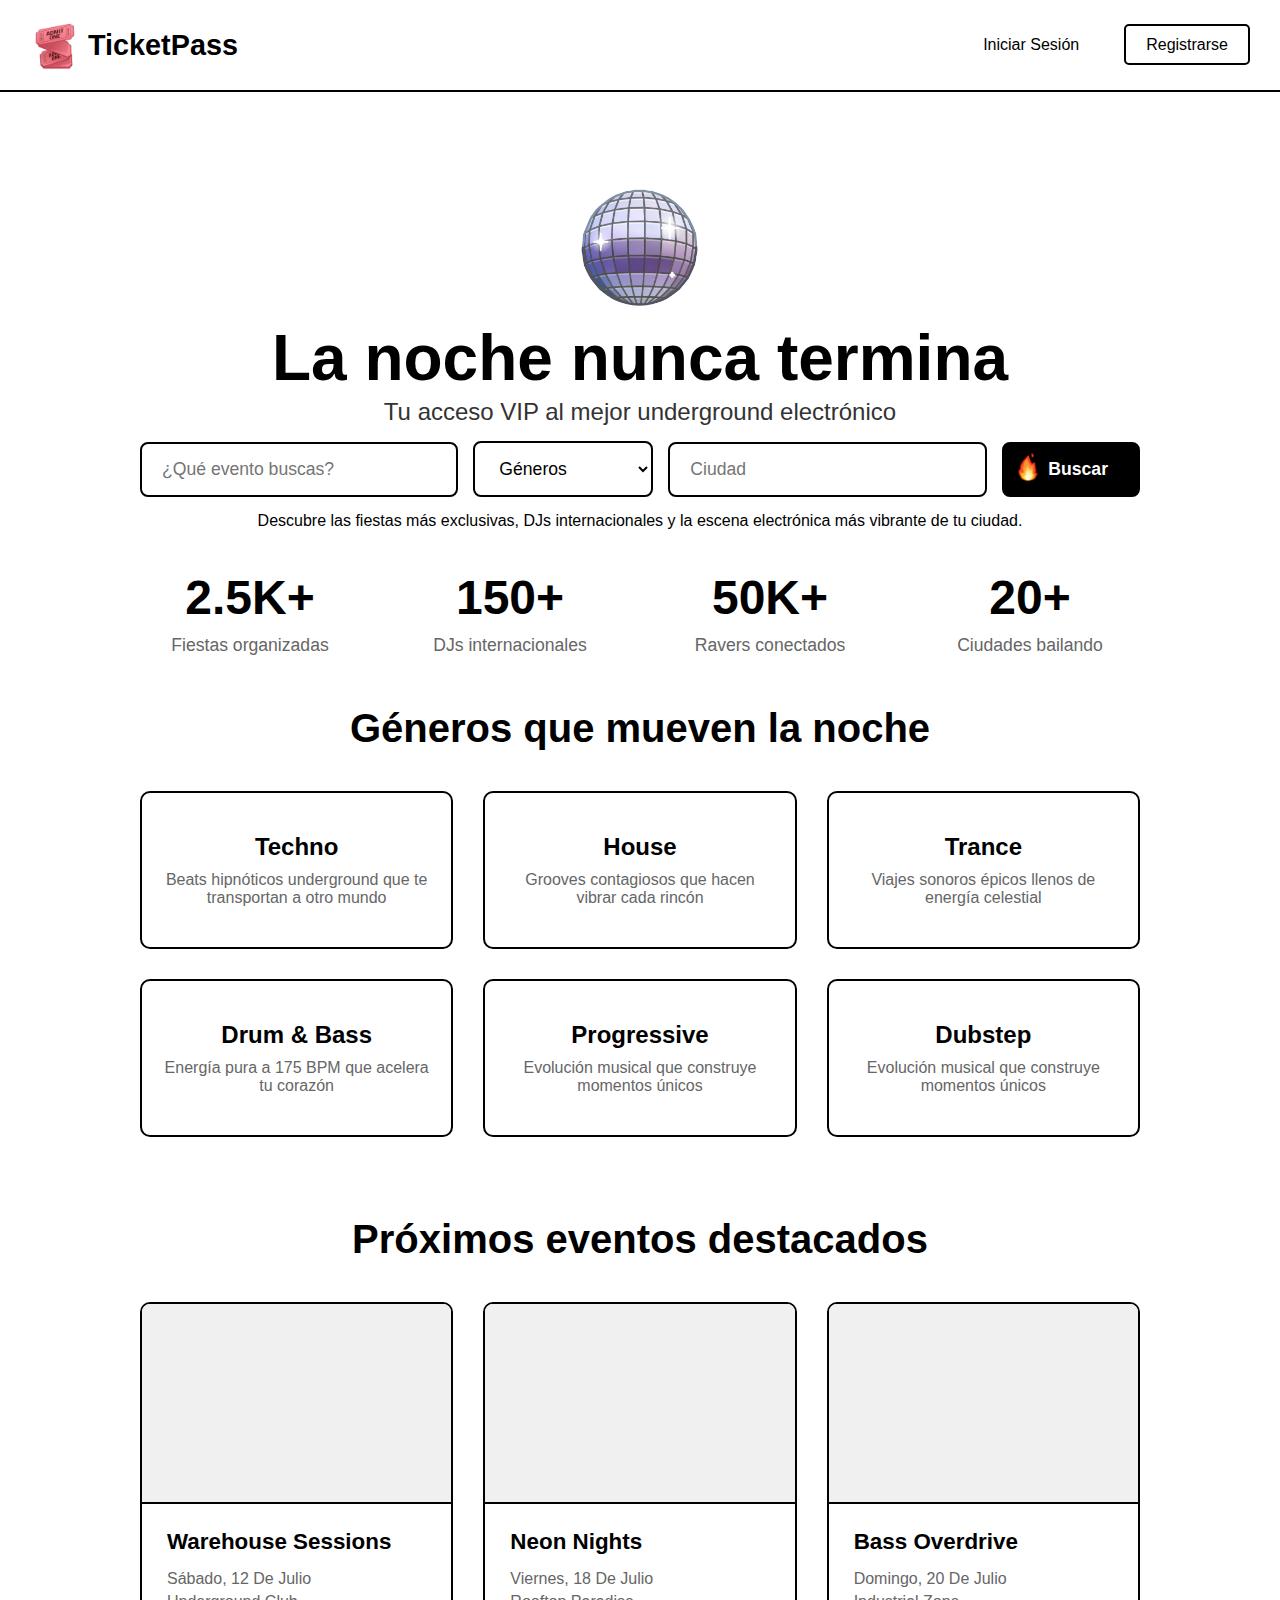
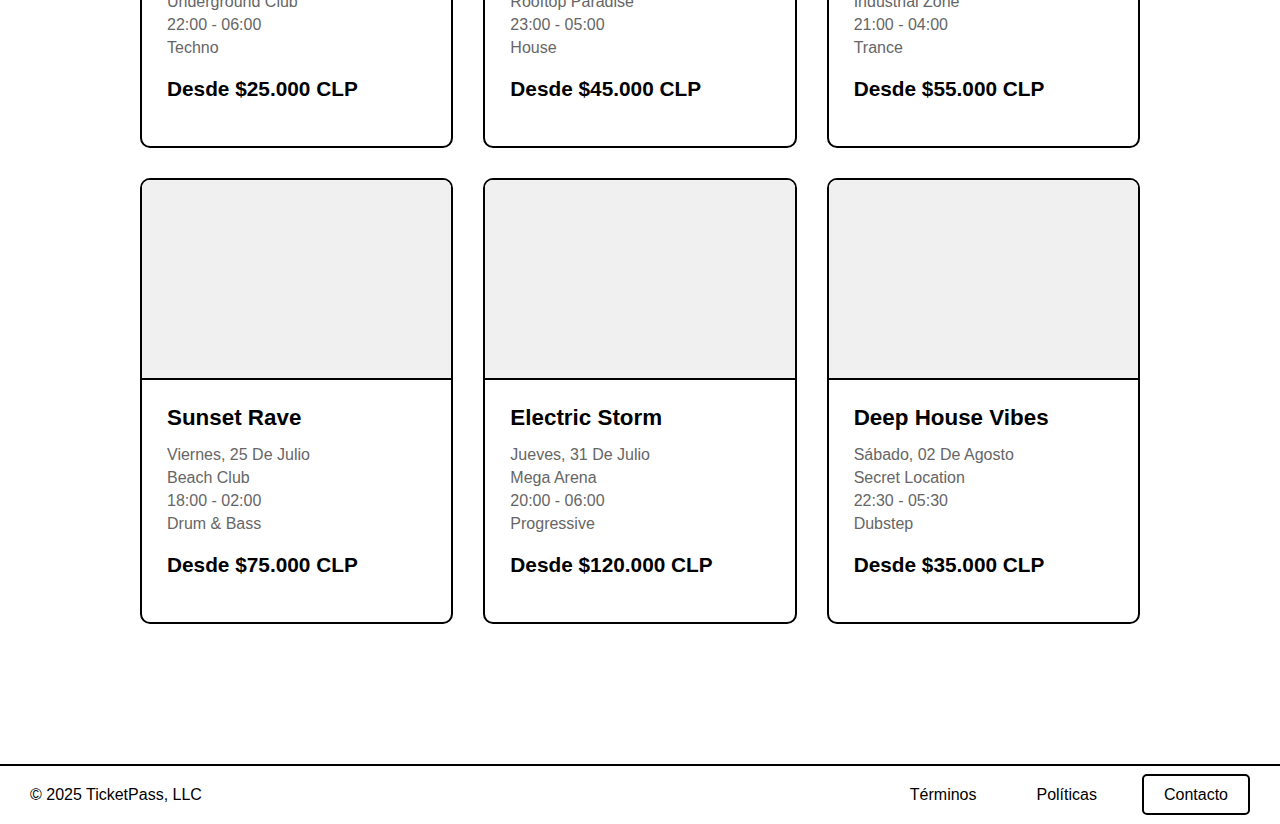
<file: index.html>
<!doctype html>
<html lang="es">
<head>
<meta charset="UTF-8">
<link rel="apple-touch-icon" sizes="180x180" href="assets/img/brands/apple-touch-icon.png">
<link rel="icon" type="image/png" sizes="32x32" href="assets/img/brands/favicon-32x32.png">
<link rel="icon" type="image/png" sizes="16x16" href="assets/img/brands/favicon-16x16.png">
<link rel="manifest" href="assets/img/brands/site.webmanifest">
<meta name="viewport" content="width=device-width, user-scalable=no, initial-scale=1.0, maximum-scale=1.0, minimum-scale=1.0">
<meta http-equiv="X-UA-Compatible" content="ie=edge">
<title>Ticket-Pass</title>
<link rel="stylesheet" href="assets/css/style.css">
</head>
<body><!-- Contenedor principal del menú de navegación -->
<nav class="navbar">
<!-- Cambiamos el aburrido emoji por un telemoji en el logo -->
<a href="#" class="logo"><img src="assets/img/icons/ticket_pass.webp" width="50" alt="telemoji ticket">&nbsp;TicketPass</a>
<!-- Lista de enlaces de navegación -->
<ul class="nav-links">
<!-- Primer enlace: lleva a la sección de inicio de sesión -->
<li><a href="#login">Iniciar Sesión</a></li>
<!-- Segundo enlace: lleva a la sección de registro y tiene estilo especial de botón -->
<li><a href="#register" class="cta-button">Registrarse</a></li>
</ul>
</nav><!-- Contenedor Principal -->
<main class="content">
<!-- Hero Section: sección principal visual que aparece al entrar al sitio --><section class="hero">
<img src="assets/img/icons/mirror_ball.webp" width="140">
<!-- Título principal que capta la atención del visitante -->
<h1>La noche nunca termina</h1>
<!-- Subtítulo breve que refuerza el concepto del sitio -->
<p class="tagline">Tu acceso VIP al mejor underground electrónico</p>
</section><!-- Sección de búsqueda principal: permite filtrar eventos -->
<section class="main-search">
<!-- Campo de texto para escribir el nombre del evento -->
<input type="text" class="search-input" placeholder="¿Qué evento buscas?">
<!-- Menú desplegable para seleccionar el género musical -->
<select class="search-select">
<option>Géneros</option>
<option>Techno</option>
<option>House</option>
<option>Trance</option>
<option>Drum & Bass</option>
<option>Progressive</option>
</select>
<!-- Segundo campo de texto para escribir la ciudad del evento -->
<input type="text" class="search-input" placeholder="Ciudad">
<!-- Botón de acción para ejecutar la búsqueda -->
<button class="search-button"><img src="assets/img/icons/fire.webp" width="30" alt="telemoji fire" style="position: absolute;margin-left: -21px;margin-top: -6px">&nbsp&nbsp Buscar</button>
<!-- Descripción más extensa que da contexto al contenido -->
<p class="subtitle">Descubre las fiestas más exclusivas, DJs internacionales y la escena electrónica más vibrante de tu ciudad.</p>
</section>
<!-- Sección de estadísticas: muestra números impresionantes de la plataforma -->
<section class="stats-section">
<!-- Grid de 4 columnas con las estadísticas principales -->
<div class="stats-grid">
<!-- Estadística 1: Fiestas organizadas -->
<div class="stat-item">
<div class="stat-number">2.5K+</div>
<div class="stat-label">Fiestas organizadas</div>
</div>
<!-- Estadística 2: DJs internacionales -->
<div class="stat-item">
<div class="stat-number">150+</div>
<div class="stat-label">DJs internacionales</div>
</div>
<!-- Estadística 3: Ravers conectados -->
<div class="stat-item">
<div class="stat-number">50K+</div>
<div class="stat-label">Ravers conectados</div>
</div>
<!-- Estadística 4: Ciudades bailando -->
<div class="stat-item">
<div class="stat-number">20+</div>
<div class="stat-label">Ciudades bailando</div>
</div>
</div>
</section>
<!-- Sección de géneros musicales: muestra los estilos que organizamos -->
<section class="genres-section">
<!-- Título de la sección -->
<h2 class="section-title">Géneros que mueven la noche</h2>
<!-- Grid de 3 columnas con los géneros principales -->
<div class="genres-grid">
<!-- ⚠️ La identación en MUY IMPORTANTE ⚠️ --><div class="genre-card">
<h3 class="genre-name">Techno</h3>
<p class="genre-description">Beats hipnóticos underground que te transportan a otro mundo</p>
</div><div class="genre-card">
<h3 class="genre-name">House</h3>
<p class="genre-description">Grooves contagiosos que hacen vibrar cada rincón</p>
</div><div class="genre-card">
<h3 class="genre-name">Trance</h3>
<p class="genre-description">Viajes sonoros épicos llenos de energía celestial</p>
</div><div class="genre-card">
<h3 class="genre-name">Drum &amp; Bass</h3>
<p class="genre-description">Energía pura a 175 BPM que acelera tu corazón</p>
</div><div class="genre-card">
<h3 class="genre-name">Progressive</h3>
<p class="genre-description">Evolución musical que construye momentos únicos</p>
</div><div class="genre-card">
<h3 class="genre-name">Dubstep</h3>
<p class="genre-description">Evolución musical que construye momentos únicos</p>
</div></div>
</section>
<!-- 🎉 Sección de eventos destacados: muestra las próximas fiestas imperdibles -->
<section class="featured-events">
<!-- 🏷️ Título principal de la sección -->
<h2 class="section-title">Próximos eventos destacados</h2>
<!-- 📦 Contenedor en formato grid con 3 columnas adaptables -->
<div class="events-grid">
<!-- Todos los Eventos --><a href="#" class="event-card">
<div class="event-image"></div>
<div class="event-info">
<h3 class="event-title">Warehouse Sessions</h3>
<div class="event-details">
<p>Sábado, 12 De Julio</p>
<p>Underground Club</p>
<p>22:00 - 06:00</p>
<p>Techno</p>
</div>
<div class="event-price">Desde $25.000 CLP</div>
</div>
</a><a href="#" class="event-card">
<div class="event-image"></div>
<div class="event-info">
<h3 class="event-title">Neon Nights</h3>
<div class="event-details">
<p>Viernes, 18 De Julio</p>
<p>Rooftop Paradise</p>
<p>23:00 - 05:00</p>
<p>House</p>
</div>
<div class="event-price">Desde $45.000 CLP</div>
</div>
</a><a href="#" class="event-card">
<div class="event-image"></div>
<div class="event-info">
<h3 class="event-title">Bass Overdrive</h3>
<div class="event-details">
<p>Domingo, 20 De Julio</p>
<p>Industrial Zone</p>
<p>21:00 - 04:00</p>
<p>Trance</p>
</div>
<div class="event-price">Desde $55.000 CLP</div>
</div>
</a><a href="#" class="event-card">
<div class="event-image"></div>
<div class="event-info">
<h3 class="event-title">Sunset Rave</h3>
<div class="event-details">
<p>Viernes, 25 De Julio</p>
<p>Beach Club</p>
<p>18:00 - 02:00</p>
<p>Drum &amp; Bass</p>
</div>
<div class="event-price">Desde $75.000 CLP</div>
</div>
</a><a href="#" class="event-card">
<div class="event-image"></div>
<div class="event-info">
<h3 class="event-title">Electric Storm</h3>
<div class="event-details">
<p>Jueves, 31 De Julio</p>
<p>Mega Arena</p>
<p>20:00 - 06:00</p>
<p>Progressive</p>
</div>
<div class="event-price">Desde $120.000 CLP</div>
</div>
</a><a href="#" class="event-card">
<div class="event-image"></div>
<div class="event-info">
<h3 class="event-title">Deep House Vibes</h3>
<div class="event-details">
<p>Sábado, 02 De Agosto</p>
<p>Secret Location</p>
<p>22:30 - 05:30</p>
<p>Dubstep</p>
</div>
<div class="event-price">Desde $35.000 CLP</div>
</div>
</a></div>
</section>
</main>
<script></script>
<console class="log" Hola Mundo desde 🎟️ TicketPass 😎="Hola Mundo desde 🎟️ TicketPass 😎"></console><!-- Contenedor principal del pie de página -->
<footer class="footer">
<!-- Texto legal del sitio web con el logo o nombre de la marca -->
<p class="footer-logo">© 2025 TicketPass, LLC</p>
<!-- Lista de enlaces secundarios del footer -->
<ul class="footer-links">
<!-- Enlace a los términos de uso del sitio -->
<li><a href="#about">Términos</a></li>
<!-- Enlace a las políticas de privacidad del sitio -->
<li><a href="#privacy">Políticas</a></li>
<!-- Enlace a la sección de contacto con estilo especial de botón -->
<li><a href="#contact" class="contact-button">Contacto</a></li>
</ul>
</footer>
</body> <!-- Cierre del cuerpo de la página -->
</html> <!-- Cierre del documento HTML -->
</file>
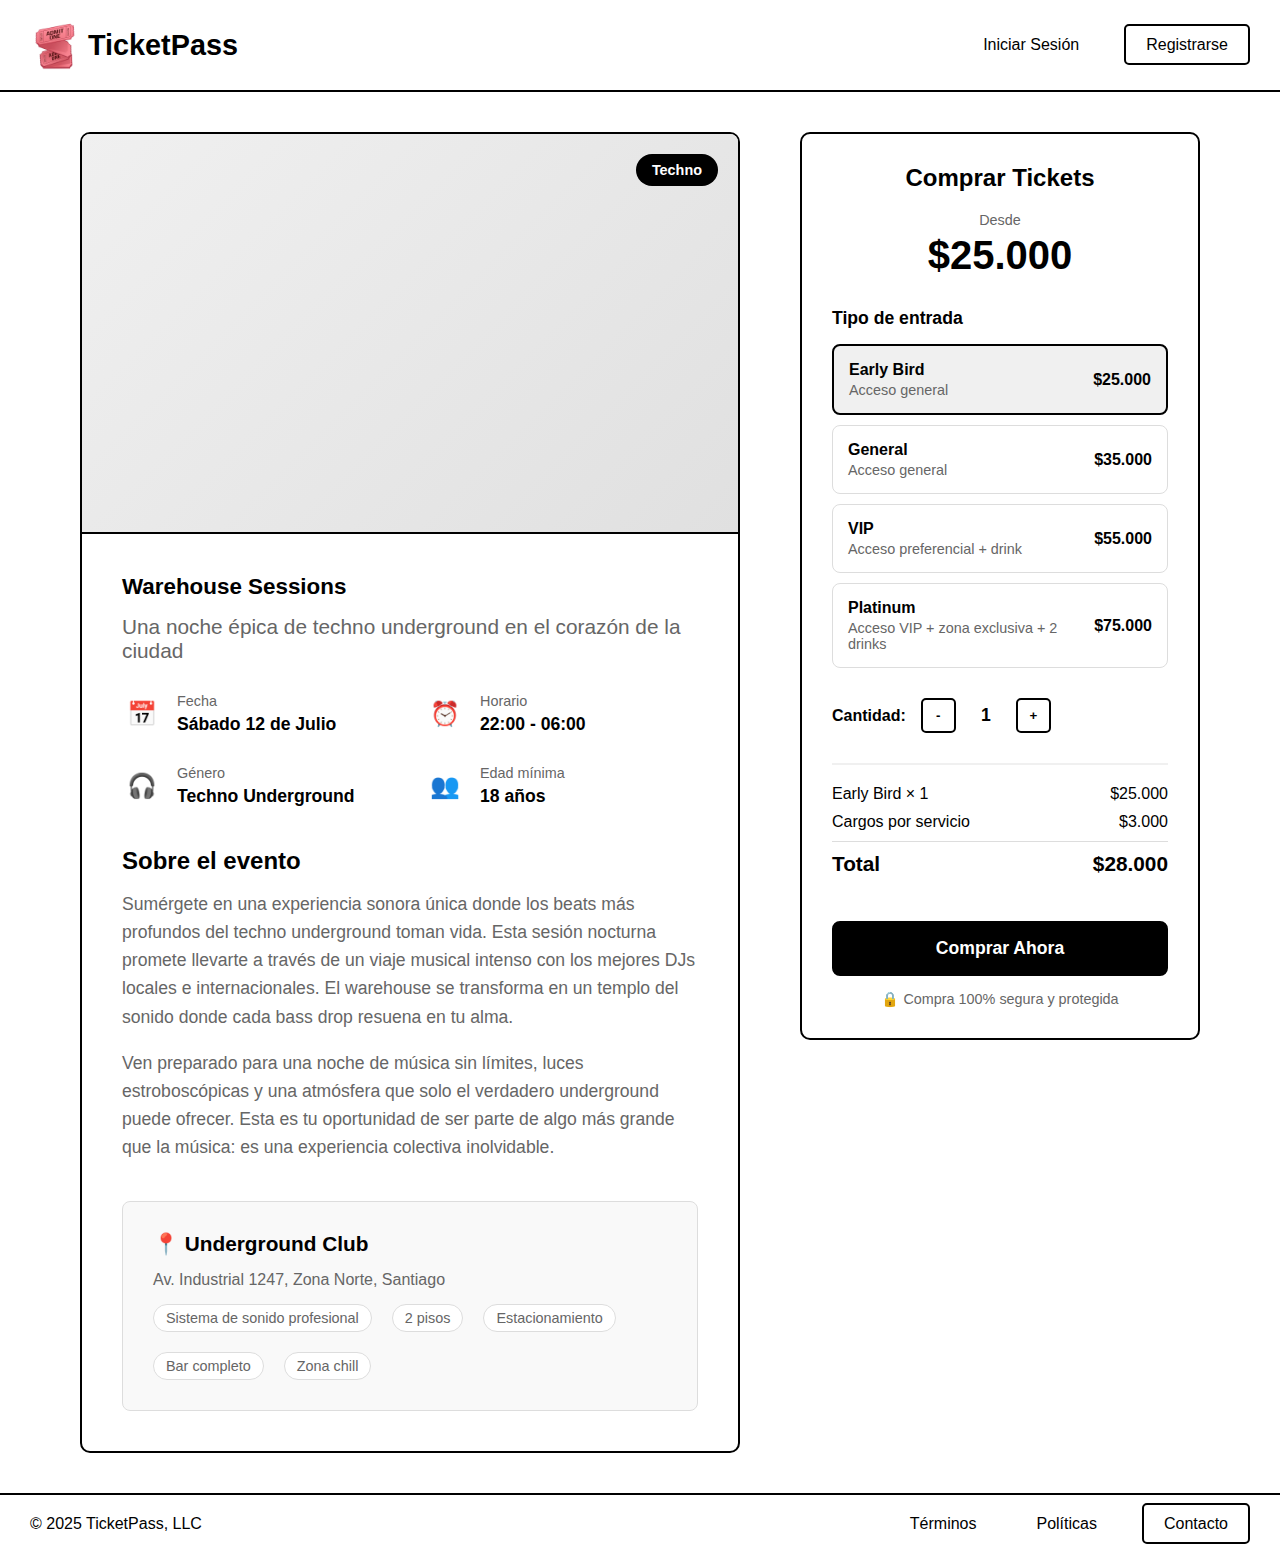
<file: evento/warehouse-sessions/index.html>
<!doctype html>
<html lang="es">
<head>
<meta charset="UTF-8">
<link rel="apple-touch-icon" sizes="180x180" href="../../assets/img/brands/apple-touch-icon.png">
<link rel="icon" type="image/png" sizes="32x32" href="../../assets/img/brands/favicon-32x32.png">
<link rel="icon" type="image/png" sizes="16x16" href="../../assets/img/brands/favicon-16x16.png">
<link rel="manifest" href="../../assets/img/brands/site.webmanifest">
<meta name="viewport" content="width=device-width, user-scalable=no, initial-scale=1.0, maximum-scale=1.0, minimum-scale=1.0">
<meta http-equiv="X-UA-Compatible" content="ie=edge">
<title>Ticket-Pass</title>
<link rel="stylesheet" href="../../assets/css/style.css">
</head>
<body><!-- Contenedor principal del menú de navegación -->
<nav class="navbar">
<!-- Cambiamos el aburrido emoji por un telemoji en el logo -->
<a href="#" class="logo"><img src="../../assets/img/icons/ticket_pass.webp" width="50" alt="telemoji ticket">&nbsp;TicketPass</a>
<!-- Lista de enlaces de navegación -->
<ul class="nav-links">
<!-- Primer enlace: lleva a la sección de inicio de sesión -->
<li><a href="#login">Iniciar Sesión</a></li>
<!-- Segundo enlace: lleva a la sección de registro y tiene estilo especial de botón -->
<li><a href="#register" class="cta-button">Registrarse</a></li>
</ul>
</nav><main class="event-detail">
<!-- Información del evento -->
<section class="event-info-detail">
<div class="event-header">
<div class="event-image-large"></div>
<div class="event-badge">Techno</div>
</div>
<div class="event-content">
<h1 class="event-title">Warehouse Sessions</h1>
<p class="event-subtitle">Una noche épica de techno underground en el corazón de la ciudad</p>
<div class="event-details-grid">
<div class="detail-item">
<div class="detail-icon">📅</div>
<div class="detail-text">
<div class="detail-label">Fecha</div>
<div class="detail-value">Sábado 12 de Julio</div>
</div>
</div>
<div class="detail-item">
<div class="detail-icon">⏰</div>
<div class="detail-text">
<div class="detail-label">Horario</div>
<div class="detail-value">22:00 - 06:00</div>
</div>
</div>
<div class="detail-item">
<div class="detail-icon">🎧</div>
<div class="detail-text">
<div class="detail-label">Género</div>
<div class="detail-value">Techno Underground</div>
</div>
</div>
<div class="detail-item">
<div class="detail-icon">👥</div>
<div class="detail-text">
<div class="detail-label">Edad mínima</div>
<div class="detail-value">18 años</div>
</div>
</div>
</div>
<div class="event-description">
<h3 class="description-title">Sobre el evento</h3>
<p class="description-text">Sumérgete en una experiencia sonora única donde los beats más profundos del techno underground toman vida. Esta sesión nocturna promete llevarte a través de un viaje musical intenso con los mejores DJs locales e internacionales. El warehouse se transforma en un templo del sonido donde cada bass drop resuena en tu alma.
</p>
<br>
<p class="description-text">Ven preparado para una noche de música sin límites, luces estroboscópicas y una atmósfera que solo el verdadero underground puede ofrecer. Esta es tu oportunidad de ser parte de algo más grande que la música: es una experiencia colectiva inolvidable.
</p>
</div>
<div class="venue-info">
<h3 class="venue-title">📍 Underground Club</h3>
<p class="venue-address">Av. Industrial 1247, Zona Norte, Santiago</p>
<div class="venue-features">
<span class="feature-tag">Sistema de sonido profesional</span>
<span class="feature-tag">2 pisos</span>
<span class="feature-tag">Estacionamiento</span>
<span class="feature-tag">Bar completo</span>
<span class="feature-tag">Zona chill</span>
</div>
</div>
</div>
</section>
<!-- Sección de compra -->
<aside class="purchase-section" id="purchase-section">
<h2 class="purchase-title">Comprar Tickets</h2>
<div class="price-display">
<div class="price-from">Desde</div>
<div class="price-amount" id="min-price">$25.000</div>
</div>
<div class="ticket-options" id="ticket-options">
<div class="option-title">Tipo de entrada</div>
<!-- Las opciones de tickets se generarán dinámicamente con JavaScript -->
</div>
<div class="quantity-selector">
<span class="quantity-label">Cantidad:</span>
<div class="quantity-controls">
<button class="quantity-btn" id="decrease-btn">-</button>
<span class="quantity-display" id="quantity-display">1</span>
<button class="quantity-btn" id="increase-btn">+</button>
</div>
</div>
<div class="total-section" id="total-section">
<!-- Esta sección se actualizará dinámicamente con JavaScript -->
</div>
<button class="buy-now-btn" id="buy-now-btn">Comprar Ahora</button>
<div class="secure-info">🔒 Compra 100% segura y protegida</div>
</aside>
<script type="module" src="../../assets/js/custom/sticky_ticket.js"></script>
</main>
<script></script>
<console class="log" Hola Mundo desde la Ruta ticketpass.com/events 😎="Hola Mundo desde la Ruta ticketpass.com/events 😎"></console><!-- Contenedor principal del pie de página -->
<footer class="footer">
<!-- Texto legal del sitio web con el logo o nombre de la marca -->
<p class="footer-logo">© 2025 TicketPass, LLC</p>
<!-- Lista de enlaces secundarios del footer -->
<ul class="footer-links">
<!-- Enlace a los términos de uso del sitio -->
<li><a href="#about">Términos</a></li>
<!-- Enlace a las políticas de privacidad del sitio -->
<li><a href="#privacy">Políticas</a></li>
<!-- Enlace a la sección de contacto con estilo especial de botón -->
<li><a href="#contact" class="contact-button">Contacto</a></li>
</ul>
</footer>
</body> <!-- Cierre del cuerpo de la página -->
</html> <!-- Cierre del documento HTML -->
</file>
<file: assets/css/style.css>
/* ⚙️ Configuración General ---------------------------------------------------> */

* {
    margin: 0;
    padding: 0;
    box-sizing: border-box;
}

body {
    font-family: Arial, sans-serif;
    min-height: 100vh;
    display: flex;
    flex-direction: column;
}


/* 🧩 Include: Navbar ---------------------------------------------------------------> */

.navbar {
    border-bottom: 2px solid black;
    display: flex;
    justify-content: space-between; /* Espacio entre los elementos hijos */
    align-items: center;
    padding: 20px 30px;
    background: white;
}

.logo {
    font-size: 1.8em;
    font-weight: bold;
    text-decoration: none;
    display: flex;
    align-items: center;
    color: black;
}


.nav-links {
    display: flex;
    list-style: none;
    gap: 30px;
    align-items: center;
}

.nav-links a {
    text-decoration: none;
    font-weight: 500;
    padding: 8px 15px;
    border-radius: 5px;
    transition: all 0.3s ease;
    color: black;
}


.nav-links a:hover {
    background: #f0f0f0;
    color: black;
}


.cta-button {
    padding: 10px 20px !important;
    border: 2px solid black;
    font-weight: bold;
    color: black;
}

.cta-button:hover {
    background: black;
    color: white;
}


/* 🏠 Sección: Portada Homepage -------------------------------------------------------------------> */

.content {
    flex: 1;
    max-width: 1200px;
    margin: 0 auto;
    padding: 60px 40px;
}

.hero {
    text-align: center;
    margin-top: 25px;
}

.hero h1 {
    font-size: 4em;
    margin-bottom: 3px;
    color: black;
    font-weight: bold;
}


.hero .subtitle {
    font-size: 1.2em;
    margin-bottom: 40px;
    color: #666;
    max-width: 600px;
    margin-left: auto;
    margin-right: auto;
}



/* 🏠 Sección: Barra de Búsqueda ---------------------------------------------------------------> */

.main-search {
    display: flex;
    justify-content: center;
    gap: 15px;
    margin-bottom: 10px;
    align-items: center;
    flex-wrap: wrap;
    max-width: 1000px;
    margin-left: auto;
    margin-right: auto;

}

.search-input {
    padding: 15px 20px;
    border: 2px solid black;
    border-radius: 8px;
    font-size: 1.1em;
    width: 280px;
    min-width: 80px;
    flex: 1 1 250px;
}

.search-select {
    padding: 15px 20px;
    border: 2px solid black;
    border-radius: 8px;
    font-size: 1.1em;
    width: 200px;
    min-width: 150px;
    background: white;
    flex: 0 1 180px;
}

.search-button {
    padding: 15px 30px;
    border: 2px solid black;
    background: black;
    color: white;
    font-size: 1.1em;
    font-weight: bold;
    border-radius: 8px;
    cursor: pointer;
    transition: all 0.3s ease;
    white-space: nowrap;
    flex: 0 0 auto;
}

.search-button:hover {
    background: white;
    color: black;
}


.hero .tagline {
    font-size: 1.5em;
    margin-bottom: 15px;
    color: #333;
}


/* 🏠 Sección: Prueba Social Numérica -----------------------------------------------------> */

.stats-section {
    text-align: center;
    margin-bottom: 20px;
}

.stats-grid {
    display: grid;
    grid-template-columns: repeat(4, 1fr);
    gap: 40px;

}

.stat-item {
    padding: 30px;
}

.stat-number {
    font-size: 3em;
    font-weight: bold;
    color: black;
    margin-bottom: 10px;
}

.stat-label {
    font-size: 1.1em;
    color: #666;
}


/* 🏠 Sección: Categorías de Eventos ------------------------------------------------------> */

.genres-section {
    margin-bottom: 80px;
}

.section-title {
    text-align: center;
    font-size: 2.5em;
    margin-bottom: 40px;
    color: black;
}

.genres-grid {
    display: grid;
    grid-template-columns: repeat(auto-fit, minmax(250px, 1fr));
    gap: 30px;
    margin-bottom: 40px;
}

.genre-card {
    text-align: center;
    padding: 40px 20px;
    border: 2px solid black;
    border-radius: 10px;
    cursor: pointer;
    transition: all 0.3s ease;
}

.genre-card:hover {
    background: #f0f0f0;
    transform: translateY(-5px);
}

.genre-icon {
    font-size: 4em;
    margin-bottom: 20px;
}

.genre-name {
    font-size: 1.5em;
    font-weight: bold;
    margin-bottom: 10px;
    color: black;
}

.genre-description {
    color: #666;
    font-size: 1em;
}

/* 🏠 Sección: Grilla de Eventos ------------------------------------------------------> */

.featured-events {
    margin-bottom: 80px;
}

.events-grid {
    display: grid;
    grid-template-columns: repeat(auto-fit, minmax(300px, 1fr));
    gap: 30px;
}

.event-card {
    border: 2px solid black;
    border-radius: 10px;
    overflow: hidden;
    transition: all 0.3s ease;
    background: white;
    cursor: pointer;
    text-decoration: none;
    color: inherit;
    display: block;

}

.event-card:hover {
    transform: translateY(-5px);
    box-shadow: 0 10px 20px rgba(0,0,0,0.1);
}

.event-image {
    height: 200px;
    background: #f0f0f0;
    display: flex;
    align-items: center;
    justify-content: center;
    font-size: 3em;
    border-bottom: 2px solid black;
}

.event-info {
    padding: 25px;
}

.event-title {
    font-size: 1.4em;
    font-weight: bold;
    margin-bottom: 15px;
    color: black;
}

.event-details {
    margin-bottom: 20px;
    color: #666;
}

.event-details p {
    margin-bottom: 5px;
}

.event-price {
    font-size: 1.3em;
    font-weight: bold;
    margin-bottom: 20px;
    color: black;
}

/* 🎟️ Sección: Detalle de Evento ---------------------------------------------------------> */

.event-detail {
    flex: 1;
    max-width: 1200px;
    margin: 0 auto;
    padding: 40px;
    display: grid;
    grid-template-columns: 1fr 400px;
    gap: 60px;
}

.event-info-detail {
    background: white;
    border: 2px solid black;
    border-radius: 10px;
    overflow: hidden;
    display: flex;
    flex-direction: column;
}

.event-header {
    position: relative;
}

.event-image-large {
    width: 100%;
    height: 400px;
    background: linear-gradient(135deg, #f0f0f0 0%, #e0e0e0 100%);
    display: flex;
    align-items: center;
    justify-content: center;
    font-size: 6em;
    color: #999;
    border-bottom: 2px solid black;
}

.event-badge {
    position: absolute;
    top: 20px;
    right: 20px;
    background: black;
    color: white;
    padding: 8px 16px;
    border-radius: 20px;
    font-size: 0.9em;
    font-weight: bold;
}

.event-content {
    padding: 40px;
}

.event-title-large {
    font-size: 3em;
    font-weight: bold;
    margin-bottom: 20px;
    color: black;
}

.event-subtitle {
    font-size: 1.3em;
    color: #666;
    margin-bottom: 30px;
}

.event-details-grid {
    display: grid;
    grid-template-columns: repeat(2, 1fr);
    gap: 30px;
    margin-bottom: 40px;
}

.detail-item {
    display: flex;
    align-items: center;
    gap: 15px;
}

.detail-icon {
    font-size: 1.5em;
    width: 40px;
    text-align: center;
}

.detail-text {
    flex: 1;
}

.detail-label {
    font-size: 0.9em;
    color: #666;
    margin-bottom: 5px;
}

.detail-value {
    font-size: 1.1em;
    font-weight: 600;
    color: black;
}

.event-description {
    margin-bottom: 40px;
}

.description-title {
    font-size: 1.5em;
    font-weight: bold;
    margin-bottom: 15px;
    color: black;
}

.description-text {
    line-height: 1.6;
    color: #666;
    font-size: 1.1em;
}

.venue-info {
    background: #f9f9f9;
    padding: 30px;
    border-radius: 8px;
    border: 1px solid #ddd;
}

.venue-title {
    font-size: 1.3em;
    font-weight: bold;
    margin-bottom: 15px;
    color: black;
}

.venue-address {
    color: #666;
    margin-bottom: 15px;
}

.venue-features {
    display: flex;
    gap: 20px;
    flex-wrap: wrap;
}

.feature-tag {
    background: white;
    border: 1px solid #ddd;
    padding: 5px 12px;
    border-radius: 15px;
    font-size: 0.9em;
    color: #666;
}


/* 🎟️ Sección: Compra de Tickets ---------------------------------------------------------> */

.purchase-section {
    background: white;
    border: 2px solid black;
    border-radius: 10px;
    padding: 30px;
    height: fit-content;
    position: sticky;
    top: 40px;
}

.purchase-title {
    font-size: 1.5em;
    font-weight: bold;
    margin-bottom: 20px;
    color: black;
    text-align: center;
}

.price-display {
    text-align: center;
    margin-bottom: 30px;
}

.price-from {
    font-size: 0.9em;
    color: #666;
    margin-bottom: 5px;
}

.price-amount {
    font-size: 2.5em;
    font-weight: bold;
    color: black;
}

.ticket-options {
    margin-bottom: 30px;
}

.option-title {
    font-size: 1.1em;
    font-weight: bold;
    margin-bottom: 15px;
    color: black;
}

.ticket-option {
    display: flex;
    justify-content: space-between;
    align-items: center;
    padding: 15px;
    border: 1px solid #ddd;
    border-radius: 8px;
    margin-bottom: 10px;
    cursor: pointer;
    transition: all 0.3s ease;
}

.ticket-option:hover {
    border-color: black;
    background: #f9f9f9;
}

.ticket-option.selected {
    border-color: black;
    background: #f0f0f0;
    border-width: 2px;
}

.option-info {
    flex: 1;
}

.option-name {
    font-weight: 600;
    margin-bottom: 3px;
}

.option-description {
    font-size: 0.9em;
    color: #666;
}

.option-price {
    font-weight: bold;
    color: black;
}

.quantity-selector {
    display: flex;
    align-items: center;
    gap: 15px;
    margin-bottom: 30px;
}

.quantity-label {
    font-weight: 600;
}

.quantity-controls {
    display: flex;
    align-items: center;
    gap: 10px;
}

.quantity-btn {
    width: 35px;
    height: 35px;
    border: 2px solid black;
    background: white;
    cursor: pointer;
    display: flex;
    align-items: center;
    justify-content: center;
    font-weight: bold;
    border-radius: 5px;
}

.quantity-btn:hover {
    background: black;
    color: white;
}

.quantity-display {
    min-width: 40px;
    text-align: center;
    font-weight: bold;
    font-size: 1.1em;
}

.total-section {
    padding: 20px 0;
    border-top: 2px solid #f0f0f0;
    margin-bottom: 25px;
}

.total-row {
    display: flex;
    justify-content: space-between;
    margin-bottom: 10px;
}

.total-final {
    display: flex;
    justify-content: space-between;
    font-size: 1.3em;
    font-weight: bold;
    padding-top: 10px;
    border-top: 1px solid #ddd;
}

.buy-now-btn {
    width: 100%;
    padding: 15px;
    background: black;
    color: white;
    border: 2px solid black;
    border-radius: 8px;
    font-size: 1.1em;
    font-weight: bold;
    cursor: pointer;
    transition: all 0.3s ease;
    margin-bottom: 15px;
}

.buy-now-btn:hover {
    background: white;
    color: black;
}

.secure-info {
    text-align: center;
    font-size: 0.9em;
    color: #666;
    display: flex;
    align-items: center;
    justify-content: center;
    gap: 8px;
}




/* 🧩 Include: Footer -----------------------------------------------------------> */

.footer {
    border-top: 2px solid black;
    display: flex;
    justify-content: space-between; /* Espacio entre los elementos hijos */
    align-items: center;
    padding: 20px 30px;
    background: white;
}


.footer-logo {
    color: black;
    text-decoration: none;
}

.footer-links {
    display: flex;
    list-style: none;
    gap: 30px;
    align-items: center;
}


.footer-links a {
    text-decoration: none;
    font-weight: 500;
    padding: 8px 15px;
    border-radius: 5px;
    transition: all 0.3s ease;
    color: black;
}

.footer-links a:hover {
    background: #f0f0f0;
    color: black;
}

.contact-button {
    padding: 10px 20px !important;
    border: 2px solid black;
    font-weight: bold;
    color: black;
}


.contact-button:hover {
    background: black;
    color: white;
}



/* 📱 Reglas CSS desde 0px hasta los 943px de Ancho de la ventana */
@media (max-width: 943px) {


    /* Adaptaciones para la página de detalle del evento */
    .event-detail {
        grid-template-columns: 1fr;
        gap: 30px;
        padding: 20px;
    }

    .event-info-detail {
        margin-bottom: 20px;
    }

    .event-info-detail .event-image-large {
        height: 250px;
        font-size: 4em;
    }

    .event-info-detail .event-details-grid {
        grid-template-columns: 1fr;
        gap: 20px;
    }

    .event-info-detail .event-title {
        font-size: 2.2em;
    }

    .purchase-section {
        position: static;
    }

    /* Opciones de tickets responsivas */
    .ticket-options .ticket-option {
        padding: 12px;
    }

    .ticket-option .option-description {
        font-size: 0.85em;
    }

    /* 🧩 Include: Navbar ---------------------------------------> */
    .navbar, .footer {
        flex-direction: column;
        gap: 15px;
    }

    .nav-links, .footer-links {
        gap: 20px;
    }

    .nav-links a, .footer-links a {
        padding: 8px 15px;
        font-size: 0.9em;
    }

    .navbar {
        padding-bottom: 30px;
        padding-top: 18px;
    }

    .logo {
        padding-bottom: 5px;
    }

    /* 🏠 Sección: Portada Homepage ---------------------------------------------> */

    .content {
        padding: 40px 20px;
    }

    .hero h1 {
        font-size: 2.5em;
    }

    .section-title {
        font-size: 2em;
    }


    /* 🏠 Sección: Barra de Búsqueda -------------------------------------------> */

    .main-search {
        gap: 10px;
        padding: 0 20px;
    }

    .search-input,
    .search-select,
    .search-button {
        flex: 1 1 100%;
        width: 100%;
        margin-bottom: 5px;
        padding: 15px;
    }


    /* 🏠 Sección: Prueba Social Numérica --------------------------------------> */

    .stats-grid {
        grid-template-columns: repeat(2, 1fr);

    }

    /* 🏠 Sección: Categorías de Eventos --------------------------------------> */

    .genres-grid{
        grid-template-columns: 1fr;
    }


    /* 🏠 Sección: Grilla de Eventos  --------------------------------------> */

    .events-grid {
        grid-template-columns: 1fr;
    }


    /* 🧩 Include: Footer ---------------------------------------------> */

    .footer {
        padding-top: 25px;
        padding-bottom: 35px;
    }

    .footer-logo {
        padding-bottom: 15px;
    }


}
</file>
